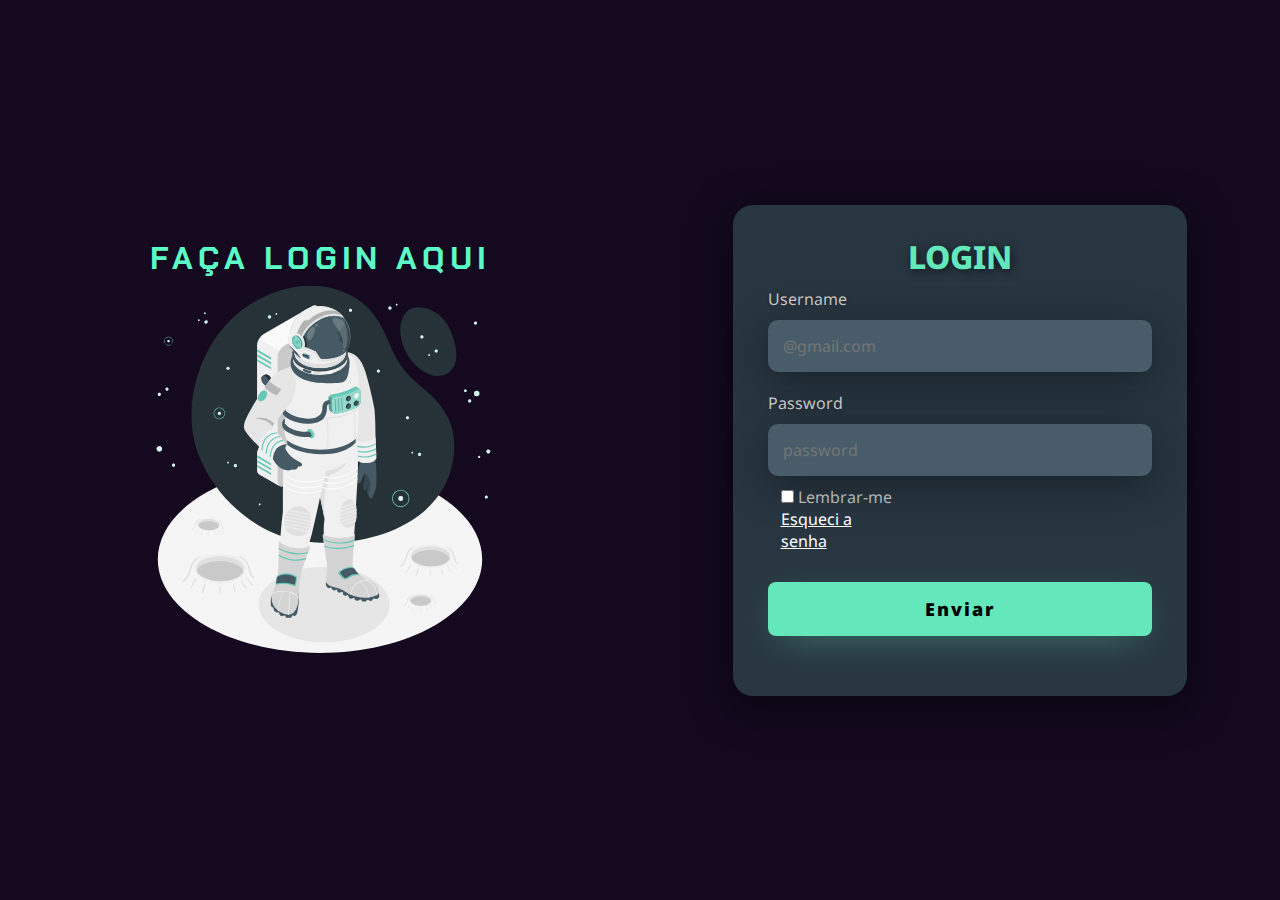
<file: teste 1/index.html>
<!DOCTYPE html>
<html lang="en">
<head>
    <meta charset="UTF-8">
    <meta name="viewport" content="width=device-width, initial-scale=1.0">
    <title>Tela de login</title>
    <link rel="stylesheet" href="login.css" media="all">
</head>
<body>
    <div class="main">
        <div class="login-right">
            <h1>Faça Login Aqui</h1>
            <img src="astronaut-suit-animate.svg" alt="imagemd e astronauta">
        </div>
        <div class="login-left">
            <div class="card-login">
                <h1>LOGIN</h1>
                <div class="cxdados">
                    <label for="iusername">Username</label>
                    <input type="text" name="username" id="iusername" required placeholder="@gmail.com">

                </div>
                <div class="cxdados">
                    <label for="ipassword">Password</label>
                    <input type="password" name="password" id="ipassword" required placeholder="password" >
                </div>
                <div class="select">
                    <input type="checkbox" name="chak" id="ichak">
                    <label for="ichak">Lembrar-me</label>
                    <a href="">Esqueci a senha</a>
                </div>
                
                <button class="btn">Enviar</button>
            </div>
        </div>
    </div>
</body>
</html>
</file>
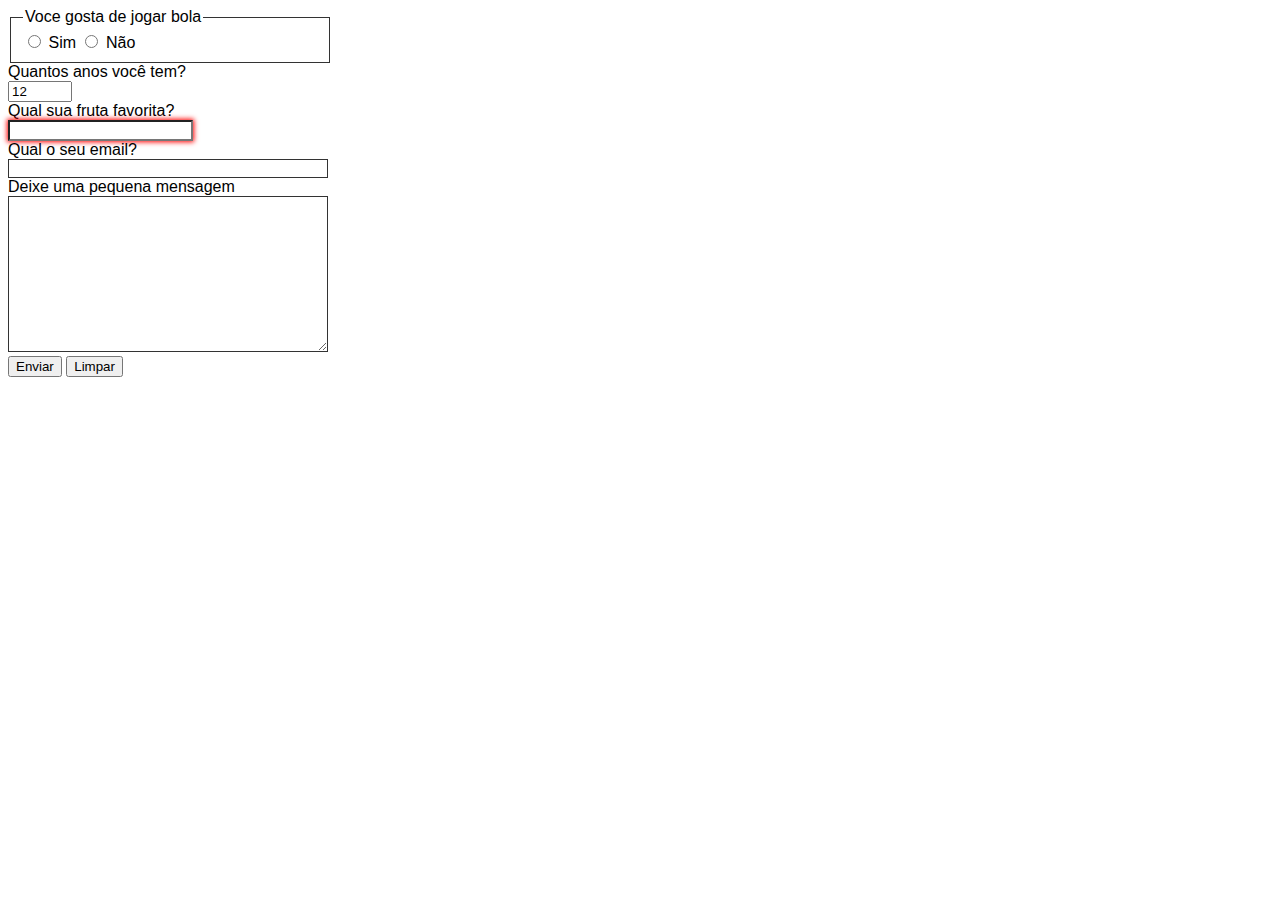
<file: teste 2/index.html>
<!DOCTYPE html>
<html lang="pt-br">
<head>
    <meta charset="UTF-8">
    <meta name="viewport" content="width=device-width, initial-scale=1.0">
    <title>Teste</title>
    <link rel="stylesheet" href="style.css">
    
</head>
<body>
    <form action="" method="get">
        <fieldset>
            <legend>Voce gosta de jogar bola</legend>
        <div>
            <input type="radio" name="yesno" id="iyesno">
            <label for="iyesno">Sim</label>
            <input type="radio" name="yesno" id="inoyes">
            <label for="inoyes">Não</label>
        </div>
    </fieldset>
    <div>
        <label for="iidade">Quantos anos você tem?</label> <br>
        <input type="number" name="idade" id="iidade" max="120" min="12" required value="12">
    </div>
    <div>
        <label for="ifruta">Qual sua fruta favorita?</label> <br>
        <input type="text" name="fruta" id="ifruta" list="l1" required pattern="[Bb]anana|[Mm]aç[aã]|[Mm]orango|[Aa]bacaxi"/>
        <datalist  id="l1">
            <option>Banana</option>
            <option>Maçã</option>
            <option>Morango</option>
            <option>Abacaxi</option>
        </datalist>
    </div>
    <div>
        <label for="iemail">Qual o seu email?</label><br>
        <input type="email" name="email" id="iemail">
    </div>
    <div>
        <label for="itext">Deixe uma pequena mensagem</label><br>
        <textarea name="text" id="itext" cols="27" rows="10" maxlength="200"></textarea>
    </div>
    <div>
        <input type="submit" value="Enviar">
        <input type="reset" value="Limpar">
    </div>
    </form>
</body>
</html>
</file>
<file: teste 1/login.css>
@import url('https://fonts.googleapis.com/css2?family=Noto+Sans:ital,wght@0,100..900;1,100..900&display=swap');
@import url('https://fonts.googleapis.com/css2?family=Chakra+Petch:ital,wght@0,300;0,400;0,500;0,600;0,700;1,300;1,400;1,500;1,600;1,700&family=Noto+Sans:ital,wght@0,100..900;1,100..900&family=Space+Grotesk:wght@300..700&display=swap');


*{
    margin: 0;
    padding: 0;
    font-family: "Noto Sans", sans-serif;
}

.main{
    width: 100vw;
    height: 100vh;
    background-color: rgb(20, 9, 31);
    display: flex;
    justify-content: center;
    align-items: center;
}
.login-right{
    width: 50vw;
    display: flex;
    justify-content: center;
    align-items: center;
    flex-direction: column;
}
.login-right > h1{
    font-family: "Chakra Petch", sans-serif;
    display: flex; 
    justify-content: center;
    align-items: center;
    color: rgb(92, 252, 198);
    padding-bottom: 0px;
    text-transform: uppercase;
    letter-spacing: 5px;
}
.login-right > img{
    display: flex;
    justify-content: center;
    align-items: center;
    width: 30vw;
}
/* ------------------------------------------------------*/
.login-left{
    width: 50vw;
    height: 100vh;
    display: flex;
    justify-content: center;
    align-items: center;
}

.card-login{
    background-color: #283641;
    width: 30vw;
    padding: 30px 35px;
    display: flex;
    justify-content: center;
    align-items: center;
    flex-direction: column;
    border-radius: 20px;
    box-shadow: 0px 10px 40px rgba(0, 0, 0, 0.562);
}
.card-login > h1{
    color: rgb(101, 231, 188);
    margin: 0;
    font-weight: 800;
    text-shadow: 2px 2px 10px rgba(0, 0, 0, 0.61);
}
.cxdados{
    width: 100%;
    margin: 10px 0px;
    display: flex;
    justify-content: center;
    align-items: flex-start;
    flex-direction: column;
}
.cxdados > label{
    color: rgb(201, 201, 201);
    text-shadow: 1px 1px 5px rgba(0, 0, 0, 0.295);
    padding-bottom: 10px ;
}
.cxdados > input{
    width: 100%;
    padding: 15px;
    font-size: 12pt;
    border: none;
    border-radius: 10px;
    background-color:  #485d69;
    outline: none;
    box-shadow: 0px 10px 40px  #00000063;
    box-sizing: border-box;
}
.select{
    width: 100%;
    padding-left: 25px;
    color: rgb(179, 179, 179);
}
.select > a{
    display: flex;
    justify-content: right;
    width: 120px;
    color: white;
}
.select > a:hover{
    color: rgb(179, 179, 179);
}
.btn{
    display: flex;
    width: 100%;
    padding: 15px;
    margin: 30px 35px;
    border: none;
    border-radius: 8px;
    justify-content: center;
    align-items: center;
    letter-spacing: 2px;
    background-color: rgb(101, 231, 188);
    font-weight: 900;
    cursor: pointer;
    font-size: 18px;
    box-shadow: 0px 10px  40px -12px rgba(101, 231, 188, 0.425);
}
.btn:hover{
    background-color: #4a5b64;
    color: rgb(81, 202, 162);
    text-shadow: 1px 1px 7px rgba(0, 0, 0, 0.342);
    box-shadow: 0px 10px  40px -12px rgba(0, 0, 0, 0.425);
}
</file>
<file: teste 2/style.css>
body{
    font-family: Arial, Helvetica, sans-serif;
}
form{
    font-size:1em ;
    max-width: 320px;
}
div{
    display: block;
}
input [type="text"],input[type="email"],input[type="nuber"],textarea, fieldset{
    width: 100%;
    border: 1px solid #333;
    box-sizing: border-box;
}
input:invalid{
    box-shadow: 0 0 5px 1px red;
}
input:focus:invalid {
    box-shadow: none;
  }
</file>
